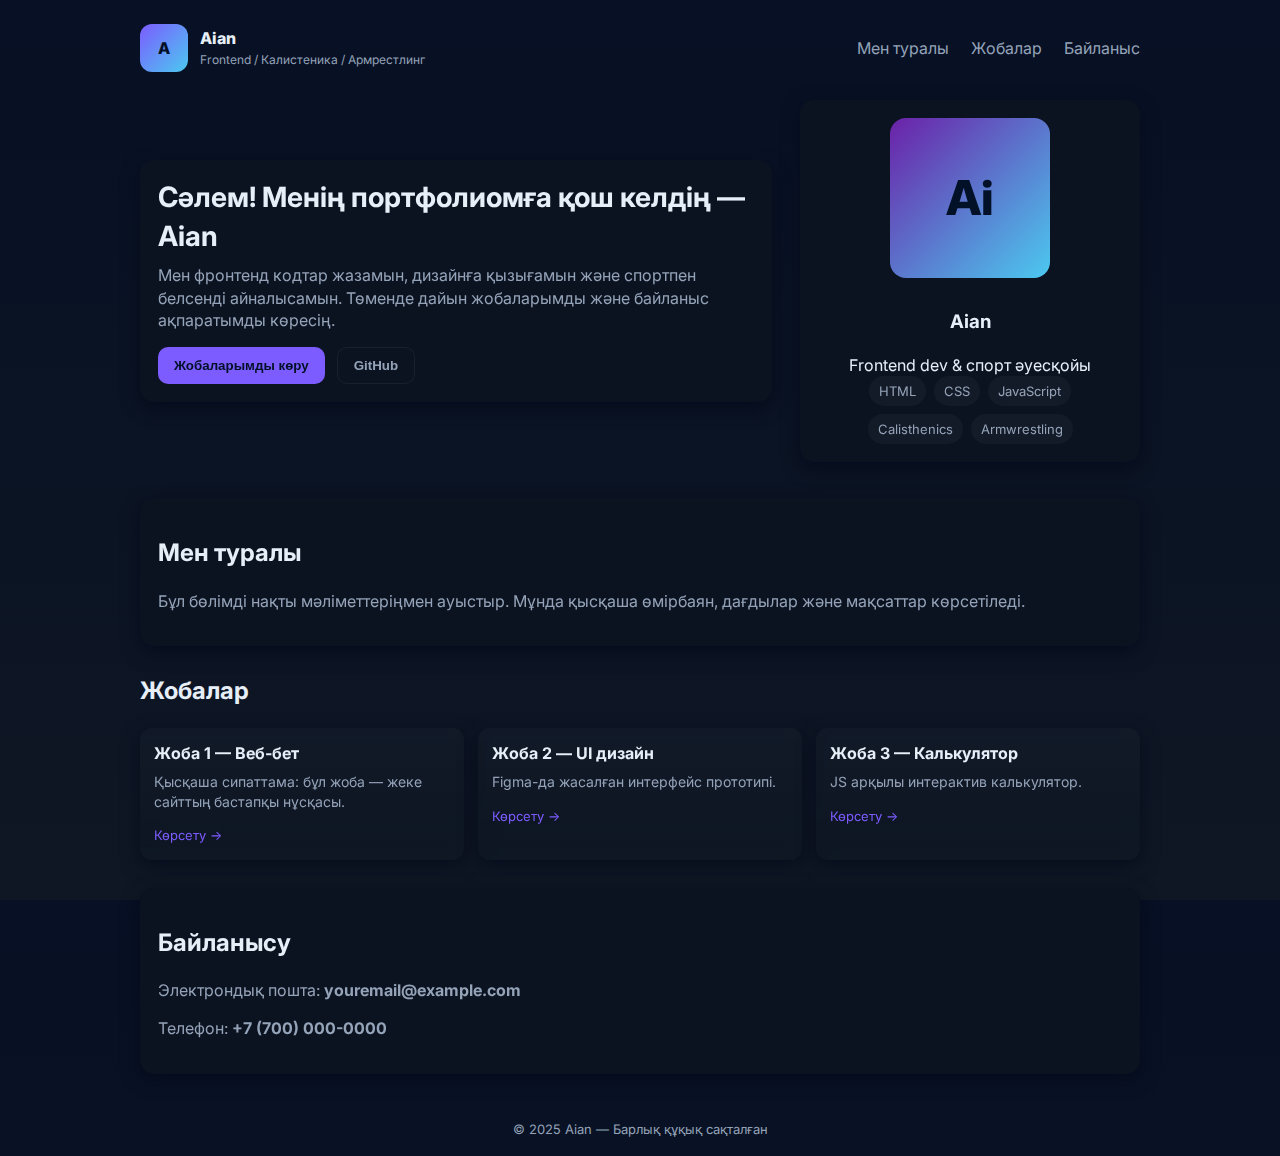
<file: about.html>
<!doctype html>
<html lang="kk">
<head>
  <meta charset="utf-8" />
  <meta name="viewport" content="width=device-width, initial-scale=1" />
  <title>Менің портфолиом — Aian</title>
  <link rel="preconnect" href="https://fonts.googleapis.com">
  <link rel="preconnect" href="https://fonts.gstatic.com" crossorigin>
  <link href="https://fonts.googleapis.com/css2?family=Inter:wght@300;400;600;800&display=swap" rel="stylesheet">
  <style>
    :root{
      --bg:#0f1724;
      --card:#0b1220;
      --accent:#7c5cff;
      --muted:#94a3b8;
      --glass: rgba(255,255,255,0.04);
    }
    *{box-sizing:border-box}
    html,body{height:100%;}
    body{
      margin:0;
      font-family:Inter, system-ui, -apple-system, "Segoe UI", Roboto, "Helvetica Neue", Arial;
      background:linear-gradient(180deg,#071024 0%, #0f1724 100%);
      color:#e6eef8;
      -webkit-font-smoothing:antialiased;
      -moz-osx-font-smoothing:grayscale;
      line-height:1.4;
      padding:24px;
    }
    .container{max-width:1000px;margin:0 auto}

    header{display:flex;align-items:center;justify-content:space-between;margin-bottom:28px}
    .logo{display:flex;gap:12px;align-items:center}
    .mark{width:48px;height:48px;border-radius:12px;background:linear-gradient(135deg,var(--accent),#4cc9f0);display:flex;align-items:center;justify-content:center;font-weight:800;color:#021127}
    .name{font-weight:800}
    .meta{font-size:12px;color:var(--muted);margin-top:2px}
    nav a{color:var(--muted);text-decoration:none;margin-left:18px}
    nav a:hover{color:#fff}

    .hero{display:grid;grid-template-columns:1fr 340px;gap:28px;align-items:center;margin-bottom:36px}
    .intro h1{font-size:28px;margin:0 0 8px}
    .lead{margin:0 0 16px;color:var(--muted)}
    .cta{display:flex;gap:12px}
    .btn{background:var(--accent);border:none;padding:10px 16px;border-radius:10px;color:#021127;font-weight:700;cursor:pointer}
    .btn.ghost{background:transparent;border:1px solid rgba(255,255,255,0.06);color:var(--muted);font-weight:600}

    .card{background:var(--card);padding:18px;border-radius:14px;backdrop-filter:blur(6px);box-shadow:0 6px 18px rgba(2,6,23,0.6)}
    .profile{display:flex;flex-direction:column;align-items:center;text-align:center}
    .avatar{width:160px;height:160px;border-radius:16px;background:linear-gradient(135deg,#6b21a8,#4cc9f0);display:flex;align-items:center;justify-content:center;font-size:48px;font-weight:800;color:#021127;margin-bottom:12px}
    .skills{display:flex;flex-wrap:wrap;gap:8px;justify-content:center}
    .skill{padding:6px 10px;border-radius:999px;background:var(--glass);color:var(--muted);font-size:13px}

    section{margin-bottom:28px}
    .grid-3{display:grid;grid-template-columns:repeat(3,1fr);gap:14px}
    .project{padding:14px;border-radius:12px;background:linear-gradient(180deg, rgba(255,255,255,0.02), transparent);}
    .project h3{margin:0 0 8px;font-size:16px}
    .project p{margin:0 0 12px;color:var(--muted);font-size:14px}
    .project a{font-size:13px;text-decoration:none;color:var(--accent)}

    footer{text-align:center;color:var(--muted);font-size:13px;padding:18px}

    /* responsive */
    @media (max-width:900px){
      .hero{grid-template-columns:1fr}
      .grid-3{grid-template-columns:repeat(2,1fr)}
    }
    @media (max-width:520px){
      body{padding:16px}
      .grid-3{grid-template-columns:1fr}
      .avatar{width:120px;height:120px}
      .intro h1{font-size:22px}
    }
  </style>
</head>
<body>
  <div class="container">
    <header>
      <div class="logo">
        <div class="mark">A</div>
        <div>
          <div class="name">Aian</div>
          <div class="meta">Frontend / Калистеника / Армрестлинг</div>
        </div>
      </div>
      <nav>
        <a href="#about">Мен туралы</a>
        <a href="#projects">Жобалар</a>
        <a href="#contact">Байланыс</a>
      </nav>
    </header>

    <main>
      <section class="hero">
        <div class="intro card">
          <h1>Сәлем! Менің портфолиомға қош келдің — Aian</h1>
          <p class="lead">Мен фронтенд кодтар жазамын, дизайнға қызығамын және спортпен белсенді айналысамын. Төменде дайын жобаларымды және байланыс ақпаратымды көресің.</p>
          <div class="cta">
            <button class="btn" onclick="document.getElementById('projects').scrollIntoView({behavior:'smooth'})">Жобаларымды көру</button>
            <button class="btn ghost" onclick="window.open('https://github.com','_blank')">GitHub</button>
          </div>
        </div>

        <aside class="card profile">
          <div class="avatar">Ai</div>
          <h3 class="profile-name">Aian</h3>
          <div class="profile-meta">Frontend dev & спорт әуесқойы</div>
          <div class="skills">
            <div class="skill">HTML</div>
            <div class="skill">CSS</div>
            <div class="skill">JavaScript</div>
            <div class="skill">Calisthenics</div>
            <div class="skill">Armwrestling</div>
          </div>
        </aside>
      </section>

      <section id="about">
        <div class="card">
          <h2>Мен туралы</h2>
          <p class="lead" style="color:var(--muted)">Бұл бөлімді нақты мәліметтеріңмен ауыстыр. Мұнда қысқаша өмірбаян, дағдылар және мақсаттар көрсетіледі.</p>
        </div>
      </section>

      <section id="projects">
        <h2>Жобалар</h2>
        <div class="grid-3">
          <div class="project card">
            <h3>Жоба 1 — Веб-бет</h3>
            <p class="lead">Қысқаша сипаттама: бұл жоба — жеке сайттың бастапқы нұсқасы.</p>
            <a href="#">Көрсету →</a>
          </div>
          <div class="project card">
            <h3>Жоба 2 — UI дизайн</h3>
            <p class="lead">Figma-да жасалған интерфейс прототипі.</p>
            <a href="#">Көрсету →</a>
          </div>
          <div class="project card">
            <h3>Жоба 3 — Калькулятор</h3>
            <p class="lead">JS арқылы интерактив калькулятор.</p>
            <a href="#">Көрсету →</a>
          </div>
        </div>
      </section>

      <section id="contact">
        <div class="card">
          <h2>Байланысу</h2>
          <p class="lead" style="color:var(--muted)">Электрондық пошта: <strong>youremail@example.com</strong></p>
          <p class="lead" style="color:var(--muted)">Телефон: <strong>+7 (700) 000-0000</strong></p>
        </div>
      </section>

    </main>

    <footer>
      © 2025 Aian — Барлық құқық сақталған
    </footer>
  </div>
</body>
</html>
</file>
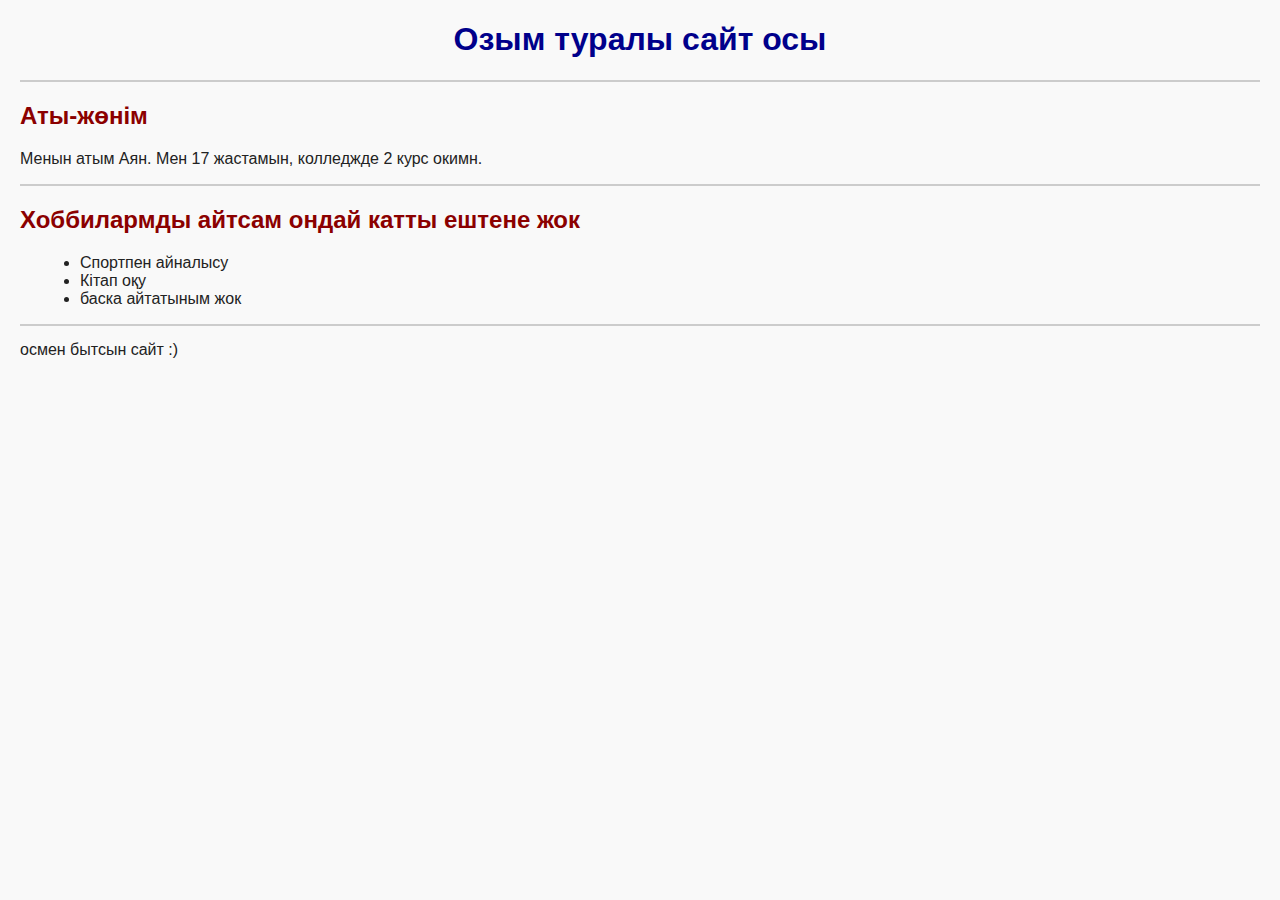
<file: Untitled-1.html>
<!DOCTYPE html>
<html lang="kk">
<head>
  <meta charset="UTF-8">
  <title>Мен туралы</title>
  <link rel="stylesheet" href="about.css">
</head>
<body>
  <h1>Озым туралы сайт осы</h1>
  <hr>

  <h2>Аты-жөнім</h2>
  <p>Менын атым Аян. Мен 17 жастамын, колледжде 2 курс окимн.</p>
  <hr>

  <h2>Хоббилармды айтсам ондай катты ештене жок</h2>
  <ul>
    <li>Спортпен айналысу</li>
    <li>Кітап оқу</li>
<li>баска айтатыным жок</li>
  </ul>
  <hr>
  осмен бытсын сайт :)
</body>
</html>
</file>
<file: about.css>
body {
  font-family: Arial, sans-serif;
  background: #f9f9f9;
  color: #222;
  margin: 20px;
}

h1 {
  color: darkblue;
  text-align: center;
}

h2 {
  color: darkred;
  margin-top: 20px;
}

ul {
  margin-left: 20px;
}

hr {
  border: 1px solid #ccc;
  margin: 15px 0;
}
</file>
